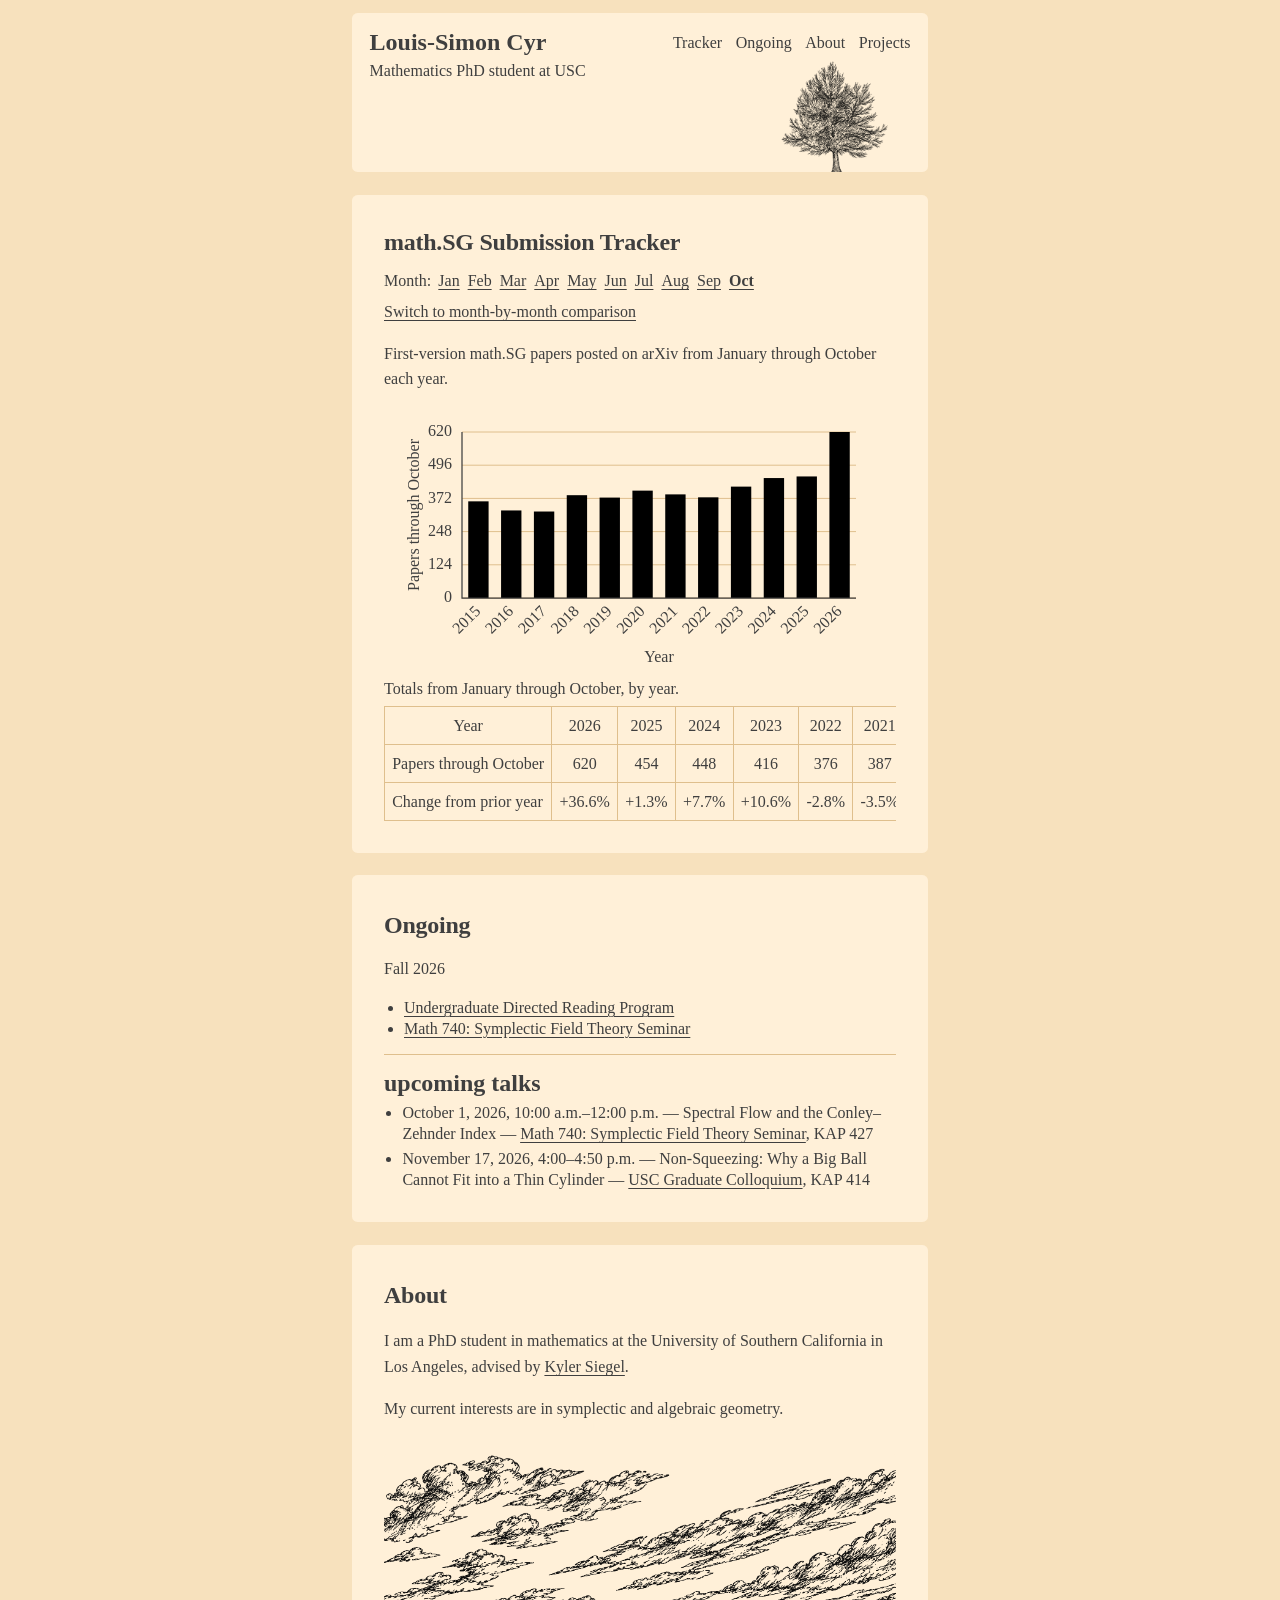
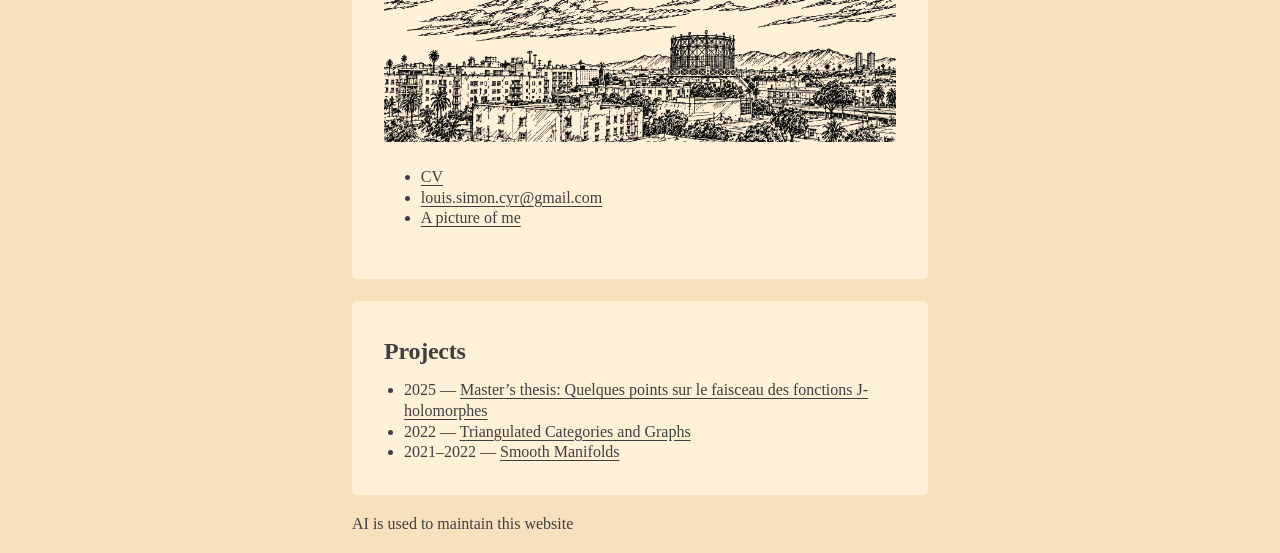
<file: index.html>
<!doctype html>
<html lang="en">
<head>
  <meta charset="UTF-8" />
  <meta name="viewport" content="width=device-width, initial-scale=1" />
  <meta name="description" content="Louis-Simon Cyr, PhD student in mathematics at USC, and a symplectic arXiv tracker." />
  <meta name="theme-color" content="#f7e1bd" />
  <title>Louis-Simon Cyr</title>
  <link rel="icon" type="image/png" href="assets/quebec-flag-icon-spear.png" />
  <link rel="stylesheet" href="styles.css?v=20261004-11" />
</head>
<body class="tracker-shell">
  <a class="skip-link" href="#content">Skip to content</a>

  <header class="site-header">
    <div class="site-identity">
      <a class="brand-name" href="#tracker">Louis-Simon Cyr</a>
      <p class="site-byline">Mathematics PhD student at USC</p>
    </div>
    <nav class="site-nav" aria-label="Main navigation">
      <a href="#tracker">Tracker</a>
      <a href="#ongoing">Ongoing</a>
      <a href="#about">About</a>
      <a href="#work">Projects</a>
    </nav>
    <img class="header-tree" src="assets/epinette-tree.png" alt="" aria-hidden="true" />
  </header>

  <main id="content" class="content">
    <section id="tracker" class="section tracker-section" aria-labelledby="tracker-title">
      <h1 id="tracker-title" class="tracker-title">math.SG Submission Tracker</h1>
      <div id="updated-month-picker" class="month-picker" role="group" aria-label="Choose month for the selected comparison">
        <span>Month:</span>
        <span id="month-options" class="month-options"></span>
      </div>
      <button id="tracker-mode-switch" class="tracker-mode-switch" type="button">Switch to month-by-month comparison</button>

      <section id="year-to-date-tracker" aria-label="Year-to-date paper comparison">
        <div class="section-head">
          <div>
            <p id="ai-month-context" class="small-meta" aria-live="polite">Loading paper totals…</p>
          </div>
          <div id="ai-tools" class="ai-tools" hidden>
            <fieldset id="ai-period-switch" class="ai-period-switch" data-selected="month" hidden>
              <legend class="sr-only">Show comparison by</legend>
              <span class="ai-period-punctuation" aria-hidden="true">[</span>
              <input id="ai-period-month" type="radio" name="ai-period" value="month" checked />
              <label for="ai-period-month">month</label>
              <span class="ai-period-punctuation" aria-hidden="true">/</span>
              <input id="ai-period-year" type="radio" name="ai-period" value="year" />
              <label for="ai-period-year">year</label>
              <span class="ai-period-punctuation" aria-hidden="true">]</span>
            </fieldset>
          </div>
        </div>

        <div class="card chart-card">
          <canvas id="ai-impact-chart" height="375" width="900" aria-label="Paper totals from January through the selected month by year."></canvas>
        </div>

        <div class="annual-summary">
          <div class="table-scroll">
            <table class="annual-table">
              <caption id="ai-caption">Loading paper totals…</caption>
              <thead>
                <tr id="ai-years">
                  <th scope="col">Year</th>
                </tr>
              </thead>
              <tbody>
                <tr id="ai-counts">
                  <th id="ai-count-label" scope="row">Papers</th>
                </tr>
                <tr id="ai-changes">
                  <th scope="row">Change from prior year</th>
                </tr>
              </tbody>
            </table>
          </div>
          <p id="ai-comparison-note" class="small-meta" hidden>Loading year-to-year changes…</p>
        </div>
      </section>

      <section id="monthly-tracker" class="monthly-tracker" aria-label="Monthly paper comparison" hidden>
        <p id="monthly-month-context" class="small-meta" aria-live="polite">Loading monthly paper totals…</p>
        <div class="card chart-card">
          <canvas id="monthly-impact-chart" height="300" width="900" aria-label="Paper totals in the selected month by year."></canvas>
        </div>
        <div class="annual-summary">
          <div class="table-scroll">
            <table class="annual-table">
              <caption id="monthly-caption">Loading monthly paper totals…</caption>
              <thead>
                <tr id="monthly-years">
                  <th scope="col">Year</th>
                </tr>
              </thead>
              <tbody>
                <tr id="monthly-counts">
                  <th scope="row">Papers</th>
                </tr>
                <tr id="monthly-changes">
                  <th scope="row">Change from prior year</th>
                </tr>
              </tbody>
            </table>
          </div>
          <p id="monthly-comparison-note" class="small-meta" hidden>Loading year-to-year changes…</p>
        </div>
      </section>

      <section id="ai-disclosure-summary" class="ai-disclosure-summary" aria-labelledby="ai-disclosure-summary-title" hidden>
        <h2 id="ai-disclosure-summary-title">AI disclosure</h2>
        <figure class="ai-disclosure-chart">
          <div id="ai-disclosure-summary-pie" class="ai-disclosure-pie" role="img" aria-label=""></div>
          <figcaption>
            <p id="ai-disclosure-summary-description"></p>
            <ul id="ai-disclosure-summary-legend" class="ai-disclosure-legend"></ul>
            <p class="ai-data-link"><a id="ai-disclosure-summary-link" href="ai-disclosure-data.html">View full paper-by-paper data</a></p>
          </figcaption>
        </figure>
      </section>

      <!-- Remove hidden to display the AI disclosure analysis again. -->
      <div id="ai-disclosure-analysis" hidden>
        <h2 class="ai-disclosure-title">Is the community disclosing its use of AI? - no.</h2>
        <p>Of the 78 August 2026 math.SG preprints, 12 disclose AI use, 1 explicitly states that no AI was used, and 65 include no AI disclosure. If the 65 papers with no disclosure are assumed not to be AI-assisted, then 66 August 2026 submissions were non-AI-assisted. This is 40.4% more than the largest(!!) August submission pool since 2015.</p>

        <figure class="ai-disclosure-chart">
          <div class="ai-disclosure-pie" role="img" aria-label="Pie chart: 12 papers disclose AI use, 1 explicitly states no AI use, and 65 include no AI disclosure."></div>
          <figcaption>
            <ul class="ai-disclosure-legend">
              <li><span class="ai-disclosure-swatch ai-use" aria-hidden="true"></span><span>AI use disclosed: 12 (15.4%)</span></li>
              <li><span class="ai-disclosure-swatch no-use" aria-hidden="true"></span><span>Explicit no-use statement: 1 (1.3%)</span></li>
              <li><span class="ai-disclosure-swatch no-disclosure" aria-hidden="true"></span><span>No AI disclosure found: 65 (83.3%)</span></li>
            </ul>
          </figcaption>
        </figure>

        <p class="ai-data-link"><a href="ai-disclosure-data.html#august-2026">View the full paper-by-paper data</a></p>
      </div>

    </section>

    <section id="ongoing" class="section">
      <div class="section-head">
        <div>
          <h2>Ongoing</h2>
        </div>
      </div>

      <p>Fall 2026</p>
      <ul class="project-list">
        <li><a href="https://sites.google.com/usc.edu/uscmathdrp/home" target="_blank" rel="noreferrer">Undergraduate Directed Reading Program</a></li>
        <li><a href="https://michael-huang2001.github.io/sft-seminar/" target="_blank" rel="noreferrer">Math 740: Symplectic Field Theory Seminar</a></li>
      </ul>
      <div class="upcoming-talks">
        <h3 id="upcoming-talks-heading">upcoming talks</h3>
        <ul id="upcoming-talks-list" class="upcoming-talks-list" aria-labelledby="upcoming-talks-heading" aria-live="polite">
          <li class="upcoming-talks-status">Nothing announced yet.</li>
        </ul>
      </div>
    </section>

    <section id="about" class="section">
      <div class="section-head">
        <div>
          <h2>About</h2>
        </div>
      </div>

      <div class="about-grid">
        <div class="about-copy">
          <p class="intro-copy">I am a PhD student in mathematics at the University of Southern California in Los Angeles, advised by <a href="https://kylersiegel.xyz/" target="_blank" rel="noreferrer">Kyler Siegel</a>.</p>
          <p>My current interests are in symplectic and algebraic geometry.</p>
        </div>
        <div class="about-side">
          <figure class="about-photo">
            <img src="assets/los-angeles-line-art-transparent.png" width="1671" height="939" loading="lazy" alt="Sunset over Los Angeles, with the city and distant mountains beneath a cloud-filled sky." />
          </figure>
          <aside class="info-card" aria-label="Contact information">
            <ul class="resource-list">
              <li><a href="assets/louis-simon-cyr-cv.pdf" target="_blank" rel="noreferrer">CV</a></li>
              <li><a href="mailto:louis.simon.cyr@gmail.com">louis.simon.cyr@gmail.com</a></li>
              <li><a href="https://drive.google.com/file/d/1OVSDLVvMEL2u3-b03LZloUlfeyTCmoZW/view?usp=sharing" target="_blank" rel="noreferrer">A picture of me</a></li>
            </ul>
          </aside>
        </div>
      </div>
    </section>

    <section id="work" class="section">
      <div class="section-head">
        <div>
          <h2>Projects</h2>
        </div>
      </div>

      <ul class="project-list">
        <li><span>2025 — </span><a href="assets/master-thesis.pdf" target="_blank" rel="noreferrer">Master’s thesis: Quelques points sur le faisceau des fonctions J-holomorphes</a></li>
        <li><span>2022 — </span><a href="https://drive.google.com/file/d/1NRxJ53MKYfJJoGFWRD9qn4ThiPgMTPxd/view?usp=sharing" target="_blank" rel="noreferrer">Triangulated Categories and Graphs</a></li>
        <li><span>2021–2022 — </span><a href="https://drive.google.com/file/d/16qjTidLqMPrWR1WKlIJxBsAmKHN3sGd5/view?usp=sharing" target="_blank" rel="noreferrer">Smooth Manifolds</a></li>
      </ul>
    </section>

  </main>

  <footer aria-label="Site information" style="display:flex;justify-content:space-between;align-items:flex-end;gap:1rem;width:calc(100% - 2rem);max-width:var(--page-width);margin:1rem auto 0;padding:0 0 1rem;font-size:var(--font-normal);">
    <p style="margin:0;text-align:right;">AI is used to maintain this website</p>
  </footer>

  <script src="app.js?v=20261004-8"></script>
  <script>
    const siteUpdated = document.getElementById("site-last-updated");
    const siteUpdatedDate = new Date(document.lastModified);
    if (siteUpdated && !Number.isNaN(siteUpdatedDate.getTime())) {
      siteUpdated.dateTime = siteUpdatedDate.toISOString().slice(0, 10);
      siteUpdated.textContent = `Last updated ${siteUpdatedDate.toLocaleDateString("en-US", {
        month: "long",
        day: "numeric",
        year: "numeric",
      })}`;
    }
  </script>
</body>
</html>
</file>
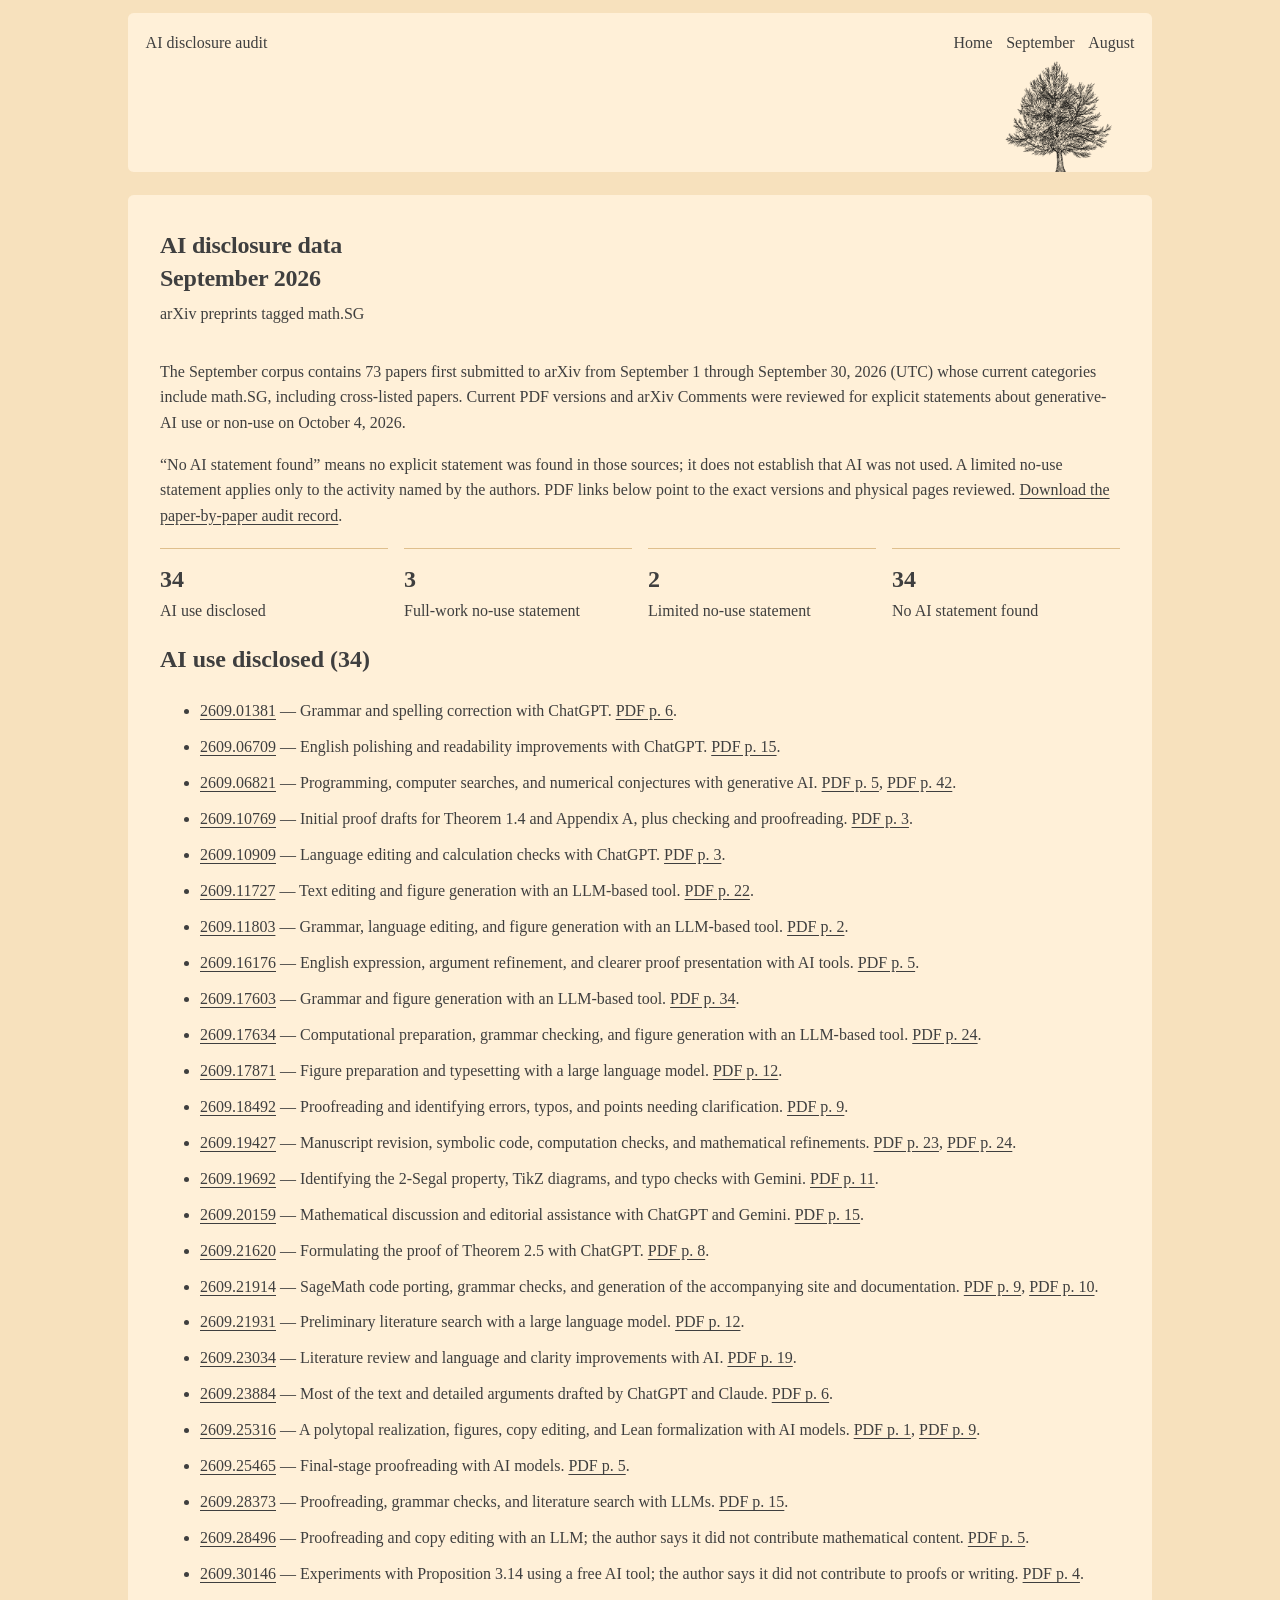
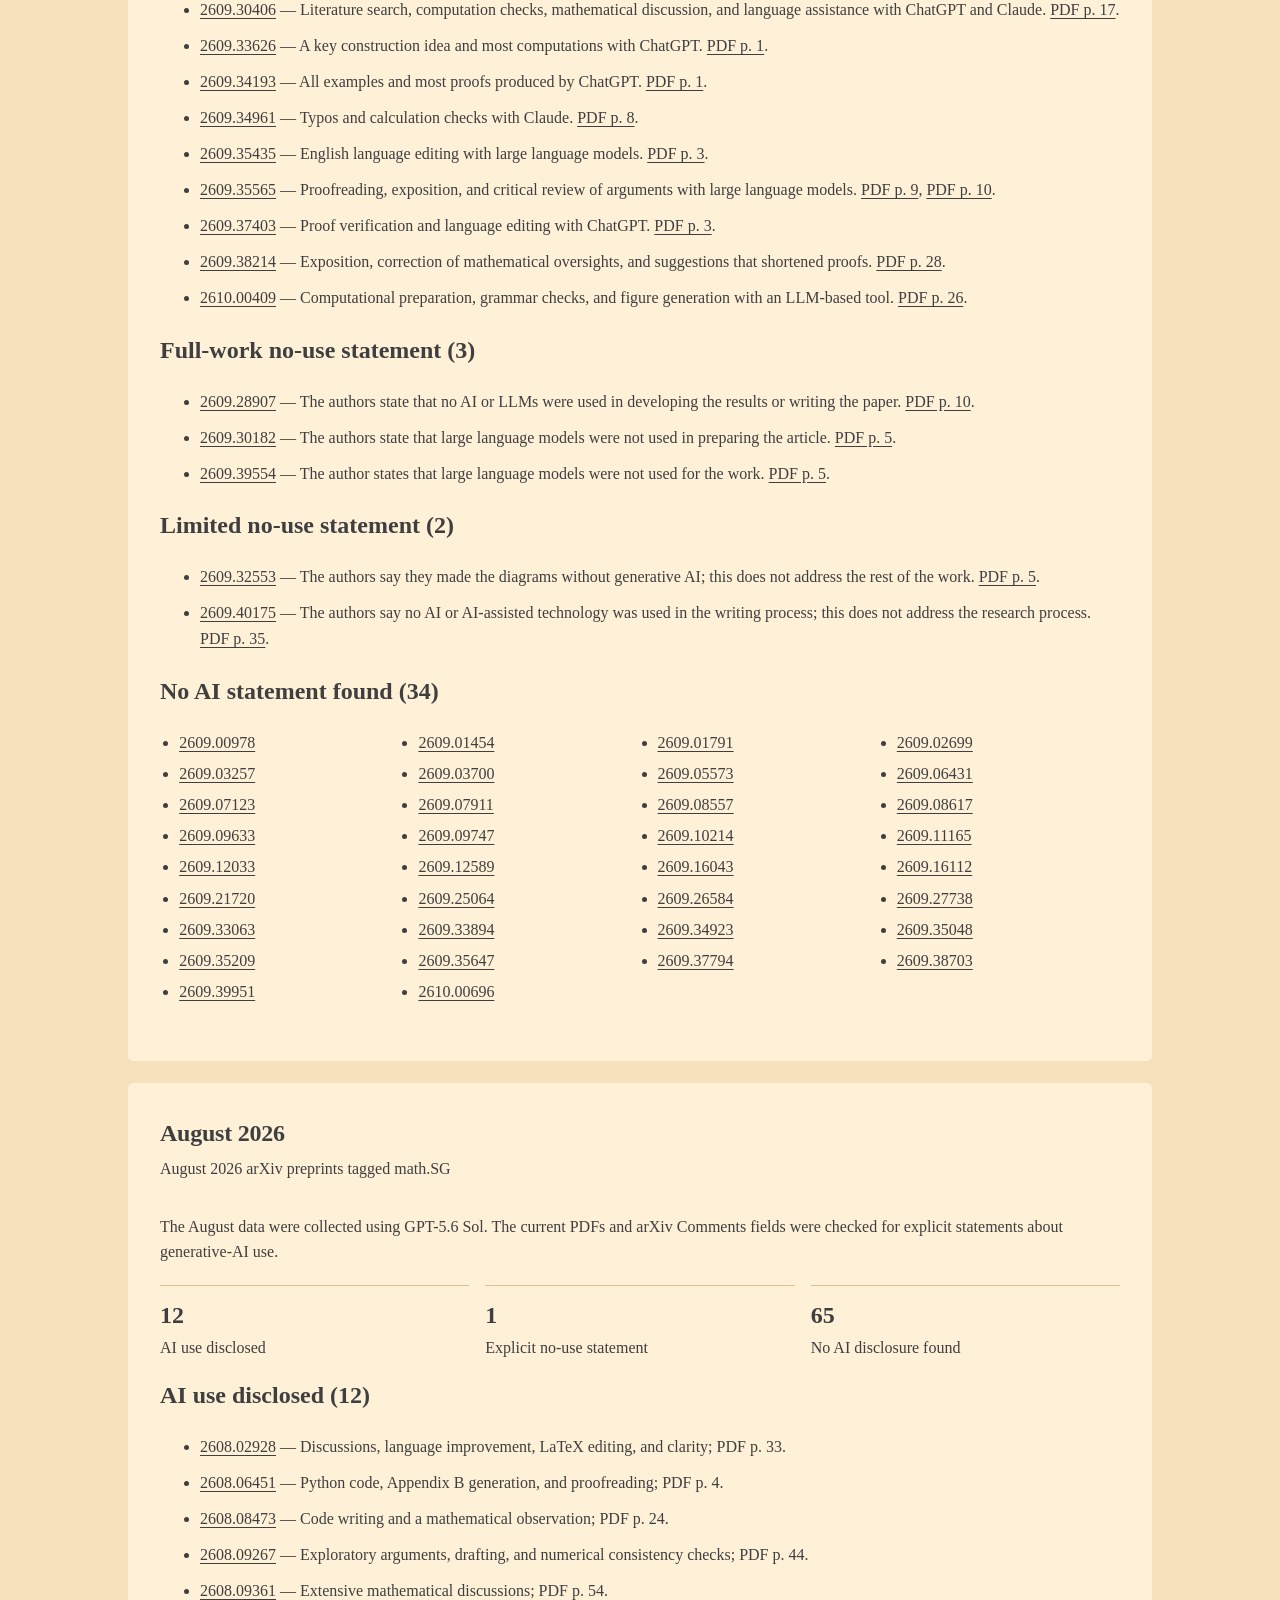
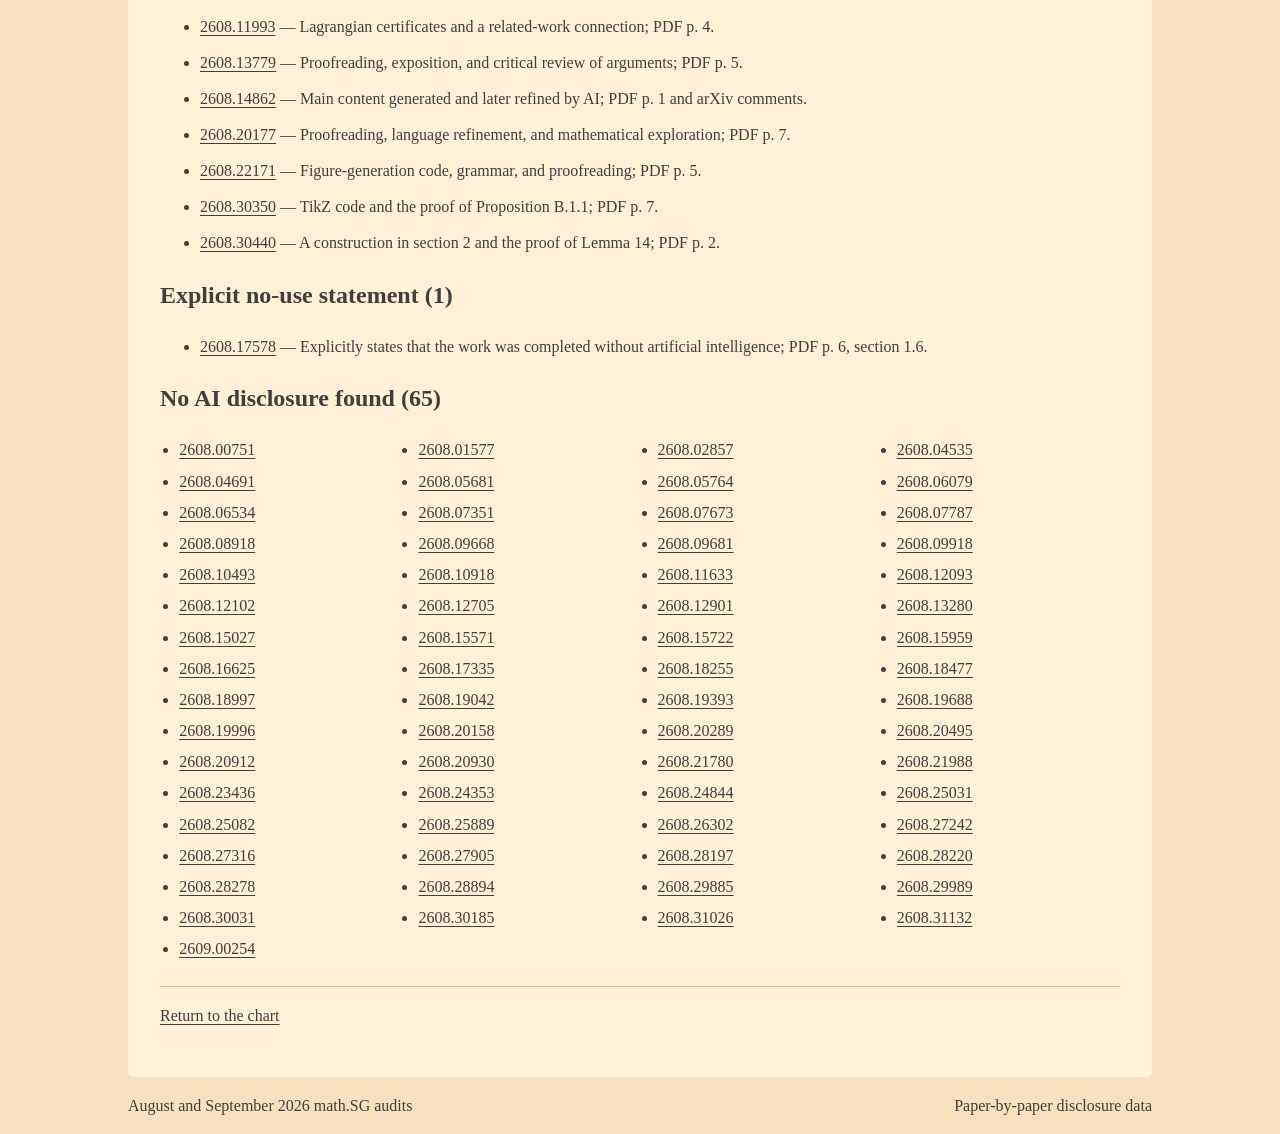
<file: ai-disclosure-data.html>
<!doctype html>
<html lang="en">
<head>
  <meta charset="UTF-8" />
  <meta name="viewport" content="width=device-width, initial-scale=1" />
  <meta name="description" content="Paper-by-paper AI disclosure audits for August and September 2026 arXiv preprints tagged math.SG." />
  <meta name="theme-color" content="#f7e1bd" />
  <title>AI disclosure data</title>
  <link rel="icon" type="image/png" href="assets/quebec-flag-icon-spear.png" />
  <link rel="stylesheet" href="styles.css?v=20261004-11" />
</head>
<body class="data-shell">
  <a class="skip-link" href="#content">Skip to content</a>

  <header class="site-header">
    <div class="site-identity">
      <p class="site-byline">AI disclosure audit</p>
    </div>
    <nav class="site-nav" aria-label="Main navigation">
      <a href="index.html">Home</a>
      <a href="#september-2026">September</a>
      <a href="#august-2026">August</a>
    </nav>
    <img class="header-tree" src="assets/epinette-tree.png" alt="" aria-hidden="true" />
  </header>

  <main id="content" class="content">
    <section id="september-2026" class="section" aria-labelledby="september-title">
      <div class="section-head">
        <div>
          <h1 id="data-title">AI disclosure data</h1>
          <h2 id="september-title">September 2026</h2>
          <p class="small-meta">arXiv preprints tagged math.SG</p>
        </div>
      </div>

      <p>The September corpus contains 73 papers first submitted to arXiv from September 1 through September 30, 2026 (UTC) whose current categories include math.SG, including cross-listed papers. Current PDF versions and arXiv Comments were reviewed for explicit statements about generative-AI use or non-use on October 4, 2026.</p>
      <p>“No AI statement found” means no explicit statement was found in those sources; it does not establish that AI was not used. A limited no-use statement applies only to the activity named by the authors. PDF links below point to the exact versions and physical pages reviewed. <a href="data/ai_disclosure_2026_09.json">Download the paper-by-paper audit record</a>.</p>

      <div class="ai-audit-counts ai-audit-counts--four" aria-label="September audit totals">
        <p><strong>34</strong>AI use disclosed</p>
        <p><strong>3</strong>Full-work no-use statement</p>
        <p><strong>2</strong>Limited no-use statement</p>
        <p><strong>34</strong>No AI statement found</p>
      </div>

      <h3>AI use disclosed (34)</h3>
      <ul class="ai-evidence-list">
        <li><a href="https://arxiv.org/abs/2609.01381" target="_blank" rel="noreferrer">2609.01381</a> — Grammar and spelling correction with ChatGPT. <a href="https://arxiv.org/pdf/2609.01381v1#page=6" target="_blank" rel="noreferrer">PDF p. 6</a>.</li>
        <li><a href="https://arxiv.org/abs/2609.06709" target="_blank" rel="noreferrer">2609.06709</a> — English polishing and readability improvements with ChatGPT. <a href="https://arxiv.org/pdf/2609.06709v1#page=15" target="_blank" rel="noreferrer">PDF p. 15</a>.</li>
        <li><a href="https://arxiv.org/abs/2609.06821" target="_blank" rel="noreferrer">2609.06821</a> — Programming, computer searches, and numerical conjectures with generative AI. <a href="https://arxiv.org/pdf/2609.06821v1#page=5" target="_blank" rel="noreferrer">PDF p. 5</a>, <a href="https://arxiv.org/pdf/2609.06821v1#page=42" target="_blank" rel="noreferrer">PDF p. 42</a>.</li>
        <li><a href="https://arxiv.org/abs/2609.10769" target="_blank" rel="noreferrer">2609.10769</a> — Initial proof drafts for Theorem 1.4 and Appendix A, plus checking and proofreading. <a href="https://arxiv.org/pdf/2609.10769v1#page=3" target="_blank" rel="noreferrer">PDF p. 3</a>.</li>
        <li><a href="https://arxiv.org/abs/2609.10909" target="_blank" rel="noreferrer">2609.10909</a> — Language editing and calculation checks with ChatGPT. <a href="https://arxiv.org/pdf/2609.10909v1#page=3" target="_blank" rel="noreferrer">PDF p. 3</a>.</li>
        <li><a href="https://arxiv.org/abs/2609.11727" target="_blank" rel="noreferrer">2609.11727</a> — Text editing and figure generation with an LLM-based tool. <a href="https://arxiv.org/pdf/2609.11727v1#page=22" target="_blank" rel="noreferrer">PDF p. 22</a>.</li>
        <li><a href="https://arxiv.org/abs/2609.11803" target="_blank" rel="noreferrer">2609.11803</a> — Grammar, language editing, and figure generation with an LLM-based tool. <a href="https://arxiv.org/pdf/2609.11803v1#page=2" target="_blank" rel="noreferrer">PDF p. 2</a>.</li>
        <li><a href="https://arxiv.org/abs/2609.16176" target="_blank" rel="noreferrer">2609.16176</a> — English expression, argument refinement, and clearer proof presentation with AI tools. <a href="https://arxiv.org/pdf/2609.16176v1#page=5" target="_blank" rel="noreferrer">PDF p. 5</a>.</li>
        <li><a href="https://arxiv.org/abs/2609.17603" target="_blank" rel="noreferrer">2609.17603</a> — Grammar and figure generation with an LLM-based tool. <a href="https://arxiv.org/pdf/2609.17603v1#page=34" target="_blank" rel="noreferrer">PDF p. 34</a>.</li>
        <li><a href="https://arxiv.org/abs/2609.17634" target="_blank" rel="noreferrer">2609.17634</a> — Computational preparation, grammar checking, and figure generation with an LLM-based tool. <a href="https://arxiv.org/pdf/2609.17634v1#page=24" target="_blank" rel="noreferrer">PDF p. 24</a>.</li>
        <li><a href="https://arxiv.org/abs/2609.17871" target="_blank" rel="noreferrer">2609.17871</a> — Figure preparation and typesetting with a large language model. <a href="https://arxiv.org/pdf/2609.17871v1#page=12" target="_blank" rel="noreferrer">PDF p. 12</a>.</li>
        <li><a href="https://arxiv.org/abs/2609.18492" target="_blank" rel="noreferrer">2609.18492</a> — Proofreading and identifying errors, typos, and points needing clarification. <a href="https://arxiv.org/pdf/2609.18492v1#page=9" target="_blank" rel="noreferrer">PDF p. 9</a>.</li>
        <li><a href="https://arxiv.org/abs/2609.19427" target="_blank" rel="noreferrer">2609.19427</a> — Manuscript revision, symbolic code, computation checks, and mathematical refinements. <a href="https://arxiv.org/pdf/2609.19427v1#page=23" target="_blank" rel="noreferrer">PDF p. 23</a>, <a href="https://arxiv.org/pdf/2609.19427v1#page=24" target="_blank" rel="noreferrer">PDF p. 24</a>.</li>
        <li><a href="https://arxiv.org/abs/2609.19692" target="_blank" rel="noreferrer">2609.19692</a> — Identifying the 2-Segal property, TikZ diagrams, and typo checks with Gemini. <a href="https://arxiv.org/pdf/2609.19692v1#page=11" target="_blank" rel="noreferrer">PDF p. 11</a>.</li>
        <li><a href="https://arxiv.org/abs/2609.20159" target="_blank" rel="noreferrer">2609.20159</a> — Mathematical discussion and editorial assistance with ChatGPT and Gemini. <a href="https://arxiv.org/pdf/2609.20159v1#page=15" target="_blank" rel="noreferrer">PDF p. 15</a>.</li>
        <li><a href="https://arxiv.org/abs/2609.21620" target="_blank" rel="noreferrer">2609.21620</a> — Formulating the proof of Theorem 2.5 with ChatGPT. <a href="https://arxiv.org/pdf/2609.21620v1#page=8" target="_blank" rel="noreferrer">PDF p. 8</a>.</li>
        <li><a href="https://arxiv.org/abs/2609.21914" target="_blank" rel="noreferrer">2609.21914</a> — SageMath code porting, grammar checks, and generation of the accompanying site and documentation. <a href="https://arxiv.org/pdf/2609.21914v1#page=9" target="_blank" rel="noreferrer">PDF p. 9</a>, <a href="https://arxiv.org/pdf/2609.21914v1#page=10" target="_blank" rel="noreferrer">PDF p. 10</a>.</li>
        <li><a href="https://arxiv.org/abs/2609.21931" target="_blank" rel="noreferrer">2609.21931</a> — Preliminary literature search with a large language model. <a href="https://arxiv.org/pdf/2609.21931v1#page=12" target="_blank" rel="noreferrer">PDF p. 12</a>.</li>
        <li><a href="https://arxiv.org/abs/2609.23034" target="_blank" rel="noreferrer">2609.23034</a> — Literature review and language and clarity improvements with AI. <a href="https://arxiv.org/pdf/2609.23034v1#page=19" target="_blank" rel="noreferrer">PDF p. 19</a>.</li>
        <li><a href="https://arxiv.org/abs/2609.23884" target="_blank" rel="noreferrer">2609.23884</a> — Most of the text and detailed arguments drafted by ChatGPT and Claude. <a href="https://arxiv.org/pdf/2609.23884v3#page=6" target="_blank" rel="noreferrer">PDF p. 6</a>.</li>
        <li><a href="https://arxiv.org/abs/2609.25316" target="_blank" rel="noreferrer">2609.25316</a> — A polytopal realization, figures, copy editing, and Lean formalization with AI models. <a href="https://arxiv.org/pdf/2609.25316v1#page=1" target="_blank" rel="noreferrer">PDF p. 1</a>, <a href="https://arxiv.org/pdf/2609.25316v1#page=9" target="_blank" rel="noreferrer">PDF p. 9</a>.</li>
        <li><a href="https://arxiv.org/abs/2609.25465" target="_blank" rel="noreferrer">2609.25465</a> — Final-stage proofreading with AI models. <a href="https://arxiv.org/pdf/2609.25465v1#page=5" target="_blank" rel="noreferrer">PDF p. 5</a>.</li>
        <li><a href="https://arxiv.org/abs/2609.28373" target="_blank" rel="noreferrer">2609.28373</a> — Proofreading, grammar checks, and literature search with LLMs. <a href="https://arxiv.org/pdf/2609.28373v1#page=15" target="_blank" rel="noreferrer">PDF p. 15</a>.</li>
        <li><a href="https://arxiv.org/abs/2609.28496" target="_blank" rel="noreferrer">2609.28496</a> — Proofreading and copy editing with an LLM; the author says it did not contribute mathematical content. <a href="https://arxiv.org/pdf/2609.28496v1#page=5" target="_blank" rel="noreferrer">PDF p. 5</a>.</li>
        <li><a href="https://arxiv.org/abs/2609.30146" target="_blank" rel="noreferrer">2609.30146</a> — Experiments with Proposition 3.14 using a free AI tool; the author says it did not contribute to proofs or writing. <a href="https://arxiv.org/pdf/2609.30146v1#page=4" target="_blank" rel="noreferrer">PDF p. 4</a>.</li>
        <li><a href="https://arxiv.org/abs/2609.30406" target="_blank" rel="noreferrer">2609.30406</a> — Literature search, computation checks, mathematical discussion, and language assistance with ChatGPT and Claude. <a href="https://arxiv.org/pdf/2609.30406v2#page=17" target="_blank" rel="noreferrer">PDF p. 17</a>.</li>
        <li><a href="https://arxiv.org/abs/2609.33626" target="_blank" rel="noreferrer">2609.33626</a> — A key construction idea and most computations with ChatGPT. <a href="https://arxiv.org/pdf/2609.33626v1#page=1" target="_blank" rel="noreferrer">PDF p. 1</a>.</li>
        <li><a href="https://arxiv.org/abs/2609.34193" target="_blank" rel="noreferrer">2609.34193</a> — All examples and most proofs produced by ChatGPT. <a href="https://arxiv.org/pdf/2609.34193v1#page=1" target="_blank" rel="noreferrer">PDF p. 1</a>.</li>
        <li><a href="https://arxiv.org/abs/2609.34961" target="_blank" rel="noreferrer">2609.34961</a> — Typos and calculation checks with Claude. <a href="https://arxiv.org/pdf/2609.34961v1#page=8" target="_blank" rel="noreferrer">PDF p. 8</a>.</li>
        <li><a href="https://arxiv.org/abs/2609.35435" target="_blank" rel="noreferrer">2609.35435</a> — English language editing with large language models. <a href="https://arxiv.org/pdf/2609.35435v1#page=3" target="_blank" rel="noreferrer">PDF p. 3</a>.</li>
        <li><a href="https://arxiv.org/abs/2609.35565" target="_blank" rel="noreferrer">2609.35565</a> — Proofreading, exposition, and critical review of arguments with large language models. <a href="https://arxiv.org/pdf/2609.35565v1#page=9" target="_blank" rel="noreferrer">PDF p. 9</a>, <a href="https://arxiv.org/pdf/2609.35565v1#page=10" target="_blank" rel="noreferrer">PDF p. 10</a>.</li>
        <li><a href="https://arxiv.org/abs/2609.37403" target="_blank" rel="noreferrer">2609.37403</a> — Proof verification and language editing with ChatGPT. <a href="https://arxiv.org/pdf/2609.37403v1#page=3" target="_blank" rel="noreferrer">PDF p. 3</a>.</li>
        <li><a href="https://arxiv.org/abs/2609.38214" target="_blank" rel="noreferrer">2609.38214</a> — Exposition, correction of mathematical oversights, and suggestions that shortened proofs. <a href="https://arxiv.org/pdf/2609.38214v1#page=28" target="_blank" rel="noreferrer">PDF p. 28</a>.</li>
        <li><a href="https://arxiv.org/abs/2610.00409" target="_blank" rel="noreferrer">2610.00409</a> — Computational preparation, grammar checks, and figure generation with an LLM-based tool. <a href="https://arxiv.org/pdf/2610.00409v1#page=26" target="_blank" rel="noreferrer">PDF p. 26</a>.</li>
      </ul>

      <h3>Full-work no-use statement (3)</h3>
      <ul class="ai-evidence-list">
        <li><a href="https://arxiv.org/abs/2609.28907" target="_blank" rel="noreferrer">2609.28907</a> — The authors state that no AI or LLMs were used in developing the results or writing the paper. <a href="https://arxiv.org/pdf/2609.28907v1#page=10" target="_blank" rel="noreferrer">PDF p. 10</a>.</li>
        <li><a href="https://arxiv.org/abs/2609.30182" target="_blank" rel="noreferrer">2609.30182</a> — The authors state that large language models were not used in preparing the article. <a href="https://arxiv.org/pdf/2609.30182v1#page=5" target="_blank" rel="noreferrer">PDF p. 5</a>.</li>
        <li><a href="https://arxiv.org/abs/2609.39554" target="_blank" rel="noreferrer">2609.39554</a> — The author states that large language models were not used for the work. <a href="https://arxiv.org/pdf/2609.39554v1#page=5" target="_blank" rel="noreferrer">PDF p. 5</a>.</li>
      </ul>

      <h3>Limited no-use statement (2)</h3>
      <ul class="ai-evidence-list">
        <li><a href="https://arxiv.org/abs/2609.32553" target="_blank" rel="noreferrer">2609.32553</a> — The authors say they made the diagrams without generative AI; this does not address the rest of the work. <a href="https://arxiv.org/pdf/2609.32553v1#page=5" target="_blank" rel="noreferrer">PDF p. 5</a>.</li>
        <li><a href="https://arxiv.org/abs/2609.40175" target="_blank" rel="noreferrer">2609.40175</a> — The authors say no AI or AI-assisted technology was used in the writing process; this does not address the research process. <a href="https://arxiv.org/pdf/2609.40175v1#page=35" target="_blank" rel="noreferrer">PDF p. 35</a>.</li>
      </ul>

      <h3>No AI statement found (34)</h3>
      <ul class="ai-id-grid">
        <li><a href="https://arxiv.org/abs/2609.00978" target="_blank" rel="noreferrer">2609.00978</a></li>
        <li><a href="https://arxiv.org/abs/2609.01454" target="_blank" rel="noreferrer">2609.01454</a></li>
        <li><a href="https://arxiv.org/abs/2609.01791" target="_blank" rel="noreferrer">2609.01791</a></li>
        <li><a href="https://arxiv.org/abs/2609.02699" target="_blank" rel="noreferrer">2609.02699</a></li>
        <li><a href="https://arxiv.org/abs/2609.03257" target="_blank" rel="noreferrer">2609.03257</a></li>
        <li><a href="https://arxiv.org/abs/2609.03700" target="_blank" rel="noreferrer">2609.03700</a></li>
        <li><a href="https://arxiv.org/abs/2609.05573" target="_blank" rel="noreferrer">2609.05573</a></li>
        <li><a href="https://arxiv.org/abs/2609.06431" target="_blank" rel="noreferrer">2609.06431</a></li>
        <li><a href="https://arxiv.org/abs/2609.07123" target="_blank" rel="noreferrer">2609.07123</a></li>
        <li><a href="https://arxiv.org/abs/2609.07911" target="_blank" rel="noreferrer">2609.07911</a></li>
        <li><a href="https://arxiv.org/abs/2609.08557" target="_blank" rel="noreferrer">2609.08557</a></li>
        <li><a href="https://arxiv.org/abs/2609.08617" target="_blank" rel="noreferrer">2609.08617</a></li>
        <li><a href="https://arxiv.org/abs/2609.09633" target="_blank" rel="noreferrer">2609.09633</a></li>
        <li><a href="https://arxiv.org/abs/2609.09747" target="_blank" rel="noreferrer">2609.09747</a></li>
        <li><a href="https://arxiv.org/abs/2609.10214" target="_blank" rel="noreferrer">2609.10214</a></li>
        <li><a href="https://arxiv.org/abs/2609.11165" target="_blank" rel="noreferrer">2609.11165</a></li>
        <li><a href="https://arxiv.org/abs/2609.12033" target="_blank" rel="noreferrer">2609.12033</a></li>
        <li><a href="https://arxiv.org/abs/2609.12589" target="_blank" rel="noreferrer">2609.12589</a></li>
        <li><a href="https://arxiv.org/abs/2609.16043" target="_blank" rel="noreferrer">2609.16043</a></li>
        <li><a href="https://arxiv.org/abs/2609.16112" target="_blank" rel="noreferrer">2609.16112</a></li>
        <li><a href="https://arxiv.org/abs/2609.21720" target="_blank" rel="noreferrer">2609.21720</a></li>
        <li><a href="https://arxiv.org/abs/2609.25064" target="_blank" rel="noreferrer">2609.25064</a></li>
        <li><a href="https://arxiv.org/abs/2609.26584" target="_blank" rel="noreferrer">2609.26584</a></li>
        <li><a href="https://arxiv.org/abs/2609.27738" target="_blank" rel="noreferrer">2609.27738</a></li>
        <li><a href="https://arxiv.org/abs/2609.33063" target="_blank" rel="noreferrer">2609.33063</a></li>
        <li><a href="https://arxiv.org/abs/2609.33894" target="_blank" rel="noreferrer">2609.33894</a></li>
        <li><a href="https://arxiv.org/abs/2609.34923" target="_blank" rel="noreferrer">2609.34923</a></li>
        <li><a href="https://arxiv.org/abs/2609.35048" target="_blank" rel="noreferrer">2609.35048</a></li>
        <li><a href="https://arxiv.org/abs/2609.35209" target="_blank" rel="noreferrer">2609.35209</a></li>
        <li><a href="https://arxiv.org/abs/2609.35647" target="_blank" rel="noreferrer">2609.35647</a></li>
        <li><a href="https://arxiv.org/abs/2609.37794" target="_blank" rel="noreferrer">2609.37794</a></li>
        <li><a href="https://arxiv.org/abs/2609.38703" target="_blank" rel="noreferrer">2609.38703</a></li>
        <li><a href="https://arxiv.org/abs/2609.39951" target="_blank" rel="noreferrer">2609.39951</a></li>
        <li><a href="https://arxiv.org/abs/2610.00696" target="_blank" rel="noreferrer">2610.00696</a></li>
      </ul>
    </section>

    <section id="august-2026" class="section" aria-labelledby="august-title">
      <div class="section-head">
        <div>
          <h2 id="august-title">August 2026</h2>
          <p class="small-meta">August 2026 arXiv preprints tagged math.SG</p>
        </div>
      </div>

      <p>The August data were collected using GPT-5.6 Sol. The current PDFs and arXiv Comments fields were checked for explicit statements about generative-AI use.</p>

      <div class="ai-audit-counts" aria-label="Audit totals">
        <p><strong>12</strong>AI use disclosed</p>
        <p><strong>1</strong>Explicit no-use statement</p>
        <p><strong>65</strong>No AI disclosure found</p>
      </div>

      <h3>AI use disclosed (12)</h3>
      <ul class="ai-evidence-list">
        <li><a href="https://arxiv.org/abs/2608.02928" target="_blank" rel="noreferrer">2608.02928</a> — Discussions, language improvement, LaTeX editing, and clarity; PDF p. 33.</li>
        <li><a href="https://arxiv.org/abs/2608.06451" target="_blank" rel="noreferrer">2608.06451</a> — Python code, Appendix B generation, and proofreading; PDF p. 4.</li>
        <li><a href="https://arxiv.org/abs/2608.08473" target="_blank" rel="noreferrer">2608.08473</a> — Code writing and a mathematical observation; PDF p. 24.</li>
        <li><a href="https://arxiv.org/abs/2608.09267" target="_blank" rel="noreferrer">2608.09267</a> — Exploratory arguments, drafting, and numerical consistency checks; PDF p. 44.</li>
        <li><a href="https://arxiv.org/abs/2608.09361" target="_blank" rel="noreferrer">2608.09361</a> — Extensive mathematical discussions; PDF p. 54.</li>
        <li><a href="https://arxiv.org/abs/2608.11993" target="_blank" rel="noreferrer">2608.11993</a> — Lagrangian certificates and a related-work connection; PDF p. 4.</li>
        <li><a href="https://arxiv.org/abs/2608.13779" target="_blank" rel="noreferrer">2608.13779</a> — Proofreading, exposition, and critical review of arguments; PDF p. 5.</li>
        <li><a href="https://arxiv.org/abs/2608.14862" target="_blank" rel="noreferrer">2608.14862</a> — Main content generated and later refined by AI; PDF p. 1 and arXiv comments.</li>
        <li><a href="https://arxiv.org/abs/2608.20177" target="_blank" rel="noreferrer">2608.20177</a> — Proofreading, language refinement, and mathematical exploration; PDF p. 7.</li>
        <li><a href="https://arxiv.org/abs/2608.22171" target="_blank" rel="noreferrer">2608.22171</a> — Figure-generation code, grammar, and proofreading; PDF p. 5.</li>
        <li><a href="https://arxiv.org/abs/2608.30350" target="_blank" rel="noreferrer">2608.30350</a> — TikZ code and the proof of Proposition B.1.1; PDF p. 7.</li>
        <li><a href="https://arxiv.org/abs/2608.30440" target="_blank" rel="noreferrer">2608.30440</a> — A construction in section 2 and the proof of Lemma 14; PDF p. 2.</li>
      </ul>

      <h3>Explicit no-use statement (1)</h3>
      <ul class="ai-evidence-list">
        <li><a href="https://arxiv.org/abs/2608.17578" target="_blank" rel="noreferrer">2608.17578</a> — Explicitly states that the work was completed without artificial intelligence; PDF p. 6, section 1.6.</li>
      </ul>

      <h3>No AI disclosure found (65)</h3>
      <ul class="ai-id-grid">
        <li><a href="https://arxiv.org/abs/2608.00751" target="_blank" rel="noreferrer">2608.00751</a></li>
        <li><a href="https://arxiv.org/abs/2608.01577" target="_blank" rel="noreferrer">2608.01577</a></li>
        <li><a href="https://arxiv.org/abs/2608.02857" target="_blank" rel="noreferrer">2608.02857</a></li>
        <li><a href="https://arxiv.org/abs/2608.04535" target="_blank" rel="noreferrer">2608.04535</a></li>
        <li><a href="https://arxiv.org/abs/2608.04691" target="_blank" rel="noreferrer">2608.04691</a></li>
        <li><a href="https://arxiv.org/abs/2608.05681" target="_blank" rel="noreferrer">2608.05681</a></li>
        <li><a href="https://arxiv.org/abs/2608.05764" target="_blank" rel="noreferrer">2608.05764</a></li>
        <li><a href="https://arxiv.org/abs/2608.06079" target="_blank" rel="noreferrer">2608.06079</a></li>
        <li><a href="https://arxiv.org/abs/2608.06534" target="_blank" rel="noreferrer">2608.06534</a></li>
        <li><a href="https://arxiv.org/abs/2608.07351" target="_blank" rel="noreferrer">2608.07351</a></li>
        <li><a href="https://arxiv.org/abs/2608.07673" target="_blank" rel="noreferrer">2608.07673</a></li>
        <li><a href="https://arxiv.org/abs/2608.07787" target="_blank" rel="noreferrer">2608.07787</a></li>
        <li><a href="https://arxiv.org/abs/2608.08918" target="_blank" rel="noreferrer">2608.08918</a></li>
        <li><a href="https://arxiv.org/abs/2608.09668" target="_blank" rel="noreferrer">2608.09668</a></li>
        <li><a href="https://arxiv.org/abs/2608.09681" target="_blank" rel="noreferrer">2608.09681</a></li>
        <li><a href="https://arxiv.org/abs/2608.09918" target="_blank" rel="noreferrer">2608.09918</a></li>
        <li><a href="https://arxiv.org/abs/2608.10493" target="_blank" rel="noreferrer">2608.10493</a></li>
        <li><a href="https://arxiv.org/abs/2608.10918" target="_blank" rel="noreferrer">2608.10918</a></li>
        <li><a href="https://arxiv.org/abs/2608.11633" target="_blank" rel="noreferrer">2608.11633</a></li>
        <li><a href="https://arxiv.org/abs/2608.12093" target="_blank" rel="noreferrer">2608.12093</a></li>
        <li><a href="https://arxiv.org/abs/2608.12102" target="_blank" rel="noreferrer">2608.12102</a></li>
        <li><a href="https://arxiv.org/abs/2608.12705" target="_blank" rel="noreferrer">2608.12705</a></li>
        <li><a href="https://arxiv.org/abs/2608.12901" target="_blank" rel="noreferrer">2608.12901</a></li>
        <li><a href="https://arxiv.org/abs/2608.13280" target="_blank" rel="noreferrer">2608.13280</a></li>
        <li><a href="https://arxiv.org/abs/2608.15027" target="_blank" rel="noreferrer">2608.15027</a></li>
        <li><a href="https://arxiv.org/abs/2608.15571" target="_blank" rel="noreferrer">2608.15571</a></li>
        <li><a href="https://arxiv.org/abs/2608.15722" target="_blank" rel="noreferrer">2608.15722</a></li>
        <li><a href="https://arxiv.org/abs/2608.15959" target="_blank" rel="noreferrer">2608.15959</a></li>
        <li><a href="https://arxiv.org/abs/2608.16625" target="_blank" rel="noreferrer">2608.16625</a></li>
        <li><a href="https://arxiv.org/abs/2608.17335" target="_blank" rel="noreferrer">2608.17335</a></li>
        <li><a href="https://arxiv.org/abs/2608.18255" target="_blank" rel="noreferrer">2608.18255</a></li>
        <li><a href="https://arxiv.org/abs/2608.18477" target="_blank" rel="noreferrer">2608.18477</a></li>
        <li><a href="https://arxiv.org/abs/2608.18997" target="_blank" rel="noreferrer">2608.18997</a></li>
        <li><a href="https://arxiv.org/abs/2608.19042" target="_blank" rel="noreferrer">2608.19042</a></li>
        <li><a href="https://arxiv.org/abs/2608.19393" target="_blank" rel="noreferrer">2608.19393</a></li>
        <li><a href="https://arxiv.org/abs/2608.19688" target="_blank" rel="noreferrer">2608.19688</a></li>
        <li><a href="https://arxiv.org/abs/2608.19996" target="_blank" rel="noreferrer">2608.19996</a></li>
        <li><a href="https://arxiv.org/abs/2608.20158" target="_blank" rel="noreferrer">2608.20158</a></li>
        <li><a href="https://arxiv.org/abs/2608.20289" target="_blank" rel="noreferrer">2608.20289</a></li>
        <li><a href="https://arxiv.org/abs/2608.20495" target="_blank" rel="noreferrer">2608.20495</a></li>
        <li><a href="https://arxiv.org/abs/2608.20912" target="_blank" rel="noreferrer">2608.20912</a></li>
        <li><a href="https://arxiv.org/abs/2608.20930" target="_blank" rel="noreferrer">2608.20930</a></li>
        <li><a href="https://arxiv.org/abs/2608.21780" target="_blank" rel="noreferrer">2608.21780</a></li>
        <li><a href="https://arxiv.org/abs/2608.21988" target="_blank" rel="noreferrer">2608.21988</a></li>
        <li><a href="https://arxiv.org/abs/2608.23436" target="_blank" rel="noreferrer">2608.23436</a></li>
        <li><a href="https://arxiv.org/abs/2608.24353" target="_blank" rel="noreferrer">2608.24353</a></li>
        <li><a href="https://arxiv.org/abs/2608.24844" target="_blank" rel="noreferrer">2608.24844</a></li>
        <li><a href="https://arxiv.org/abs/2608.25031" target="_blank" rel="noreferrer">2608.25031</a></li>
        <li><a href="https://arxiv.org/abs/2608.25082" target="_blank" rel="noreferrer">2608.25082</a></li>
        <li><a href="https://arxiv.org/abs/2608.25889" target="_blank" rel="noreferrer">2608.25889</a></li>
        <li><a href="https://arxiv.org/abs/2608.26302" target="_blank" rel="noreferrer">2608.26302</a></li>
        <li><a href="https://arxiv.org/abs/2608.27242" target="_blank" rel="noreferrer">2608.27242</a></li>
        <li><a href="https://arxiv.org/abs/2608.27316" target="_blank" rel="noreferrer">2608.27316</a></li>
        <li><a href="https://arxiv.org/abs/2608.27905" target="_blank" rel="noreferrer">2608.27905</a></li>
        <li><a href="https://arxiv.org/abs/2608.28197" target="_blank" rel="noreferrer">2608.28197</a></li>
        <li><a href="https://arxiv.org/abs/2608.28220" target="_blank" rel="noreferrer">2608.28220</a></li>
        <li><a href="https://arxiv.org/abs/2608.28278" target="_blank" rel="noreferrer">2608.28278</a></li>
        <li><a href="https://arxiv.org/abs/2608.28894" target="_blank" rel="noreferrer">2608.28894</a></li>
        <li><a href="https://arxiv.org/abs/2608.29885" target="_blank" rel="noreferrer">2608.29885</a></li>
        <li><a href="https://arxiv.org/abs/2608.29989" target="_blank" rel="noreferrer">2608.29989</a></li>
        <li><a href="https://arxiv.org/abs/2608.30031" target="_blank" rel="noreferrer">2608.30031</a></li>
        <li><a href="https://arxiv.org/abs/2608.30185" target="_blank" rel="noreferrer">2608.30185</a></li>
        <li><a href="https://arxiv.org/abs/2608.31026" target="_blank" rel="noreferrer">2608.31026</a></li>
        <li><a href="https://arxiv.org/abs/2608.31132" target="_blank" rel="noreferrer">2608.31132</a></li>
        <li><a href="https://arxiv.org/abs/2609.00254" target="_blank" rel="noreferrer">2609.00254</a></li>
      </ul>

      <p class="ai-method-note"><a href="index.html">Return to the chart</a></p>
    </section>
  </main>

  <footer aria-label="Site information" style="display:flex;justify-content:space-between;align-items:flex-end;gap:1rem;width:calc(100% - 2rem);max-width:var(--page-width);margin:1rem auto 0;padding:0 0 1rem;font-size:var(--font-normal);">
    <p style="margin:0;">August and September 2026 math.SG audits</p>
    <p style="margin:0;text-align:right;">Paper-by-paper disclosure data</p>
  </footer>
</body>
</html>
</file>
<file: styles.css>
:root {
  --bg: #f7e1bd;
  --surface: #fff0d8;
  --surface-deep: #f9dcae;
  --text: #3f3f3f;
  --muted: var(--text);
  --line: #dfbf8d;
  --accent: var(--text);
  --accent-hover: var(--text);
  --accent-soft: #efbd72;
  --focus: #b85316;
  --trend: #a94c28;
  --average: #ca7526;
  --shadow: none;
  --radius: 0.35rem;
  --page-width: 36rem;
  --font-normal: 1rem;
  --font-big: 1.5rem;
  font-size: 16px;
}

* {
  box-sizing: border-box;
}

body {
  margin: 0;
  min-height: 100vh;
  background: var(--bg);
  color: var(--text);
  font-size: var(--font-normal);
  line-height: 1.6;
}

code {
  font-size: var(--font-normal);
}

a {
  color: var(--text);
  text-underline-offset: 3px;
}

.about-copy .intro-copy a {
  color: var(--text);
  text-decoration: underline;
}

a:hover {
  color: var(--text);
  text-decoration-thickness: 2px;
}

a[href]:hover,
button:hover,
label[for]:hover {
  font-weight: 700;
}

a:focus-visible,
.btn:focus-visible {
  outline: 3px solid color-mix(in srgb, var(--accent) 38%, transparent);
  outline-offset: 3px;
}

.skip-link {
  position: absolute;
  left: -999px;
  top: 10px;
  background: var(--surface-deep);
  color: var(--text);
  padding: 0.5rem 0.8rem;
  border-radius: 0.4rem;
}

.skip-link:focus {
  left: 10px;
  z-index: 10;
}

.site-header {
  position: relative;
  display: grid;
  grid-template-columns: minmax(0, 1fr) auto;
  grid-template-areas:
    "identity nav"
    "identity tree";
  gap: 0.35rem 1.5rem;
  align-items: start;
  padding: 1rem 1.1rem;
  margin: 0.8rem auto;
  width: calc(100% - 2rem);
  max-width: var(--page-width);
  background: var(--surface);
  border-radius: var(--radius);
  box-shadow: var(--shadow);
  backdrop-filter: none;
  overflow: hidden;
}

.site-identity {
  grid-area: identity;
  min-width: 0;
}

.brand-name {
  display: inline-block;
  margin: 0;
  color: var(--text);
  text-decoration: none;
  font-size: var(--font-big);
  font-weight: 700;
  line-height: 1.1;
}

.site-byline {
  margin: 0.24rem 0 0;
  color: var(--text);
  font-size: var(--font-normal);
  line-height: 1.25;
}

.site-nav {
  grid-area: nav;
  display: flex;
  flex-wrap: wrap;
  justify-content: flex-end;
  gap: 0.85rem;
  padding-top: 0.08rem;
}

.header-tree {
  grid-area: tree;
  display: block;
  width: clamp(7.5rem, 16vw, 10rem);
  max-height: 7.2rem;
  margin: -0.1rem -0.25rem -1.15rem 0;
  justify-self: end;
  align-self: end;
  object-fit: contain;
  opacity: 0.92;
  pointer-events: none;
  user-select: none;
}

.site-nav a {
  font-size: var(--font-normal);
  text-decoration: none;
  color: var(--text);
  font-weight: 400;
}

.site-nav a:hover {
  color: var(--text);
  text-decoration: underline;
  text-decoration-thickness: 1px;
  text-underline-offset: 0.2em;
}

.header-right {
  display: flex;
  align-items: center;
  gap: 0.8rem;
}

.btn,
button.btn {
  cursor: pointer;
  border: 1px solid var(--line);
  border-radius: 0.2rem;
  padding: 0.55rem 0.85rem;
  display: inline-block;
  font-size: var(--font-normal);
  text-decoration: none;
  color: var(--text);
  background: var(--surface);
}

button.btn-ghost {
  background: transparent;
}

.btn:hover,
button.btn:hover {
  border-color: var(--focus);
  box-shadow: none;
}

.btn-outline {
  border-style: dashed;
}

.content {
  width: calc(100% - 2rem);
  max-width: var(--page-width);
  margin: 0 auto;
}

.section {
  margin-top: 1.4rem;
  padding: clamp(1.35rem, 3vw, 2rem);
  background: var(--surface);
  border-radius: var(--radius);
  box-shadow: var(--shadow);
}

.section-head {
  display: flex;
  justify-content: space-between;
  align-items: baseline;
  gap: 1rem;
  flex-wrap: wrap;
}

.sr-only {
  position: absolute;
  width: 1px;
  height: 1px;
  padding: 0;
  margin: -1px;
  overflow: hidden;
  clip: rect(0, 0, 0, 0);
  white-space: nowrap;
  border: 0;
}

.ai-tools {
  display: flex;
  flex-direction: column;
  align-items: flex-end;
  gap: 0.45rem;
}

.ai-tools[hidden] {
  display: none;
}

.ai-tools .small-meta {
  margin: 0;
  text-align: right;
}

.ai-period-switch {
  display: inline-flex;
  align-items: baseline;
  min-inline-size: 0;
  margin: 0;
  padding: 0;
  border: 0;
}

.ai-period-switch[hidden],
.month-picker[hidden] {
  display: none;
}

.month-picker,
.month-options {
  display: flex;
  flex-wrap: wrap;
  align-items: baseline;
}

.month-picker {
  gap: 0 0.45rem;
  margin-bottom: 0.35rem;
}

.month-options {
  gap: 0 0.5rem;
}

.month-option {
  padding: 0;
  border: 0;
  background: none;
  color: var(--text);
  cursor: pointer;
  font: inherit;
  text-decoration: underline;
  text-underline-offset: 3px;
}

.month-option[aria-pressed="true"],
.month-option:hover {
  font-weight: 700;
}

.month-option:focus-visible {
  outline: 3px solid color-mix(in srgb, var(--focus) 45%, transparent);
  outline-offset: 2px;
}

.tracker-mode-switch {
  display: block;
  margin: 0 0 0.8rem;
  padding: 0;
  border: 0;
  background: none;
  color: var(--text);
  cursor: pointer;
  font: inherit;
  text-align: left;
  text-decoration: underline;
  text-underline-offset: 3px;
}

.tracker-mode-switch[hidden],
#year-to-date-tracker[hidden] {
  display: none;
}

.tracker-mode-switch:focus-visible {
  outline: 3px solid color-mix(in srgb, var(--focus) 45%, transparent);
  outline-offset: 2px;
}

.ai-period-switch input {
  position: absolute;
  inline-size: 1px;
  block-size: 1px;
  overflow: hidden;
  clip: rect(0, 0, 0, 0);
}

.ai-period-switch label {
  padding: 0;
  color: var(--text);
  cursor: pointer;
  font-size: var(--font-normal);
  font-weight: 400;
  text-decoration: none;
}

.ai-period-switch input:checked + label {
  padding-inline: 0.12em;
  background: var(--line);
  color: var(--text);
  text-decoration: none;
}

.ai-period-punctuation {
  color: var(--text);
}

.ai-period-switch input:focus-visible + label {
  outline: 3px solid color-mix(in srgb, var(--focus) 45%, transparent);
  outline-offset: 2px;
}

h1,
h2,
h3 {
  font-size: var(--font-big);
  font-weight: 700;
  line-height: 1.25;
}

h1,
h2 {
  margin: 0.2rem 0 0;
  letter-spacing: -0.01em;
}

h3 {
  margin-top: 0;
}

.tracker-title {
  margin: 0 0 0.7rem;
}

.kicker {
  margin: 0;
  text-transform: none;
  letter-spacing: 0;
  font-size: var(--font-big);
  color: var(--text);
  font-weight: 700;
}

.card {
  border-radius: var(--radius);
  background: transparent;
  padding: 1rem;
}

#year-to-date-tracker > .chart-card,
.monthly-tracker > .chart-card {
  margin-top: 0.5rem;
  padding: 0.5rem 1rem 0;
}

.annual-summary {
  margin-top: 0.5rem;
  padding-top: 0;
}

.annual-summary .table-scroll {
  margin-top: 0;
}

.monthly-tracker {
  display: flow-root;
}

.monthly-tracker[hidden] {
  display: none;
}

#ai-month-context {
  margin: 0.2rem 0 0;
}

.monthly-tracker > .small-meta {
  margin: 0.2rem 0 0;
}

.annual-summary h2 {
  font-size: var(--font-big);
  letter-spacing: 0;
}

.ai-disclosure-title {
  margin-top: 1.5rem;
}

.ai-disclosure-summary {
  margin-top: 1.3rem;
  padding-top: 1.1rem;
  border-top: 1px solid var(--line);
}

.ai-disclosure-summary[hidden] {
  display: none;
}

.ai-disclosure-summary h2 {
  margin: 0;
}

.ai-disclosure-chart {
  display: grid;
  grid-template-columns: minmax(9rem, 12rem) minmax(0, 1fr);
  gap: 1.5rem;
  align-items: center;
  margin: 1.25rem 0 0;
}

.ai-disclosure-summary .ai-disclosure-chart {
  grid-template-columns: minmax(7rem, 9rem) minmax(0, 1fr);
  gap: 1rem;
  align-items: start;
  margin-top: 0.75rem;
}

.ai-disclosure-summary figcaption > p:first-child {
  margin: 0 0 0.55rem;
}

.ai-disclosure-summary .ai-disclosure-legend {
  gap: 0.3rem;
}

.ai-disclosure-summary .ai-data-link {
  margin-top: 0.7rem;
}

.ai-disclosure-pie {
  width: 100%;
  aspect-ratio: 1;
  border: 1px solid var(--text);
  border-radius: 50%;
  background: conic-gradient(
    var(--text) 0 15.3846%,
    var(--trend) 15.3846% 16.6667%,
    var(--line) 16.6667% 100%
  );
}

.ai-disclosure-legend {
  display: grid;
  gap: 0.55rem;
  margin: 0;
  padding: 0;
  list-style: none;
}

.ai-disclosure-legend li {
  display: grid;
  grid-template-columns: 0.9rem minmax(0, 1fr);
  gap: 0.55rem;
  align-items: start;
}

.ai-disclosure-swatch {
  width: 0.9rem;
  height: 0.9rem;
  margin-top: 0.35rem;
  border: 1px solid var(--text);
}

.ai-disclosure-swatch.ai-use {
  background: var(--text);
}

.ai-disclosure-swatch.no-use {
  background: var(--trend);
}

.ai-disclosure-swatch.limited-no-use {
  background: var(--average);
}

.ai-disclosure-swatch.no-disclosure {
  background: var(--line);
}

.ai-data-link {
  margin: 1rem 0 0;
}

body.data-shell {
  --page-width: 64rem;
}

.ai-audit-counts {
  display: grid;
  grid-template-columns: repeat(3, minmax(0, 1fr));
  gap: 1rem;
  margin: 1.25rem 0;
}

.ai-audit-counts--four {
  grid-template-columns: repeat(4, minmax(0, 1fr));
}

.ai-audit-counts p {
  margin: 0;
  padding-top: 0.65rem;
  border-top: 1px solid var(--line);
}

.ai-audit-counts strong {
  display: block;
  font-size: var(--font-big);
}

.ai-evidence-list,
.ai-id-grid {
  margin: 0.75rem 0 1.5rem;
}

.ai-evidence-list li {
  margin-bottom: 0.65rem;
}

.ai-id-grid {
  display: grid;
  grid-template-columns: repeat(4, minmax(0, 1fr));
  gap: 0.35rem 1rem;
  padding-left: 1.2rem;
  font-variant-numeric: tabular-nums;
}

.ai-method-note {
  padding-top: 1rem;
  border-top: 1px solid var(--line);
}

.table-scroll {
  margin-top: 0.8rem;
  overflow-x: auto;
  border-radius: 0;
  background: transparent;
  scrollbar-width: thin;
  scrollbar-color: var(--bg) transparent;
}

.table-scroll::-webkit-scrollbar {
  height: 0.5rem;
}

.table-scroll::-webkit-scrollbar-track {
  background: transparent;
}

.table-scroll::-webkit-scrollbar-thumb {
  border: 2px solid transparent;
  border-radius: 999px;
  background: var(--bg);
  background-clip: padding-box;
}

.table-scroll::-webkit-scrollbar-thumb:hover {
  background: var(--accent-soft);
  background-clip: padding-box;
}

.table-scroll::-webkit-scrollbar-button {
  display: none;
}

.annual-table {
  width: auto;
  border-collapse: collapse;
  color: var(--text);
  background: transparent;
  font-variant-numeric: tabular-nums;
}

.annual-table caption {
  width: min(32rem, calc(100vw - 5rem));
  padding: 0 0 0.3rem;
  color: var(--text);
  text-align: left;
  font-size: var(--font-normal);
  font-weight: 400;
}

.annual-table th,
.annual-table td {
  padding: 0.35rem 0.45rem;
  border: 1px solid var(--line);
  color: var(--text);
  background: transparent;
  text-align: center;
  white-space: nowrap;
  font-size: var(--font-normal);
}

.annual-table th {
  color: var(--text);
  font-weight: 400;
}

.annual-table thead th {
  background: transparent;
}

.annual-table th[scope='row'] {
  min-width: 9rem;
  text-align: left;
  background: transparent;
}

.small-meta {
  color: var(--text);
  margin-top: 0.5rem;
}

.section-actions {
  margin-top: 0.75rem;
  display: flex;
  justify-content: space-between;
  align-items: center;
  gap: 1rem;
  flex-wrap: wrap;
}

canvas {
  width: 100%;
  max-width: 100%;
  height: auto;
  display: block;
}

.stats-grid {
  display: grid;
  grid-template-columns: 2fr 1fr;
  gap: 1rem;
}

.summary {
  display: grid;
  gap: 0.7rem;
}

.summary div {
  display: flex;
  justify-content: space-between;
  gap: 1rem;
  border-bottom: 1px dashed var(--line);
  padding-bottom: 0.4rem;
}

.summary dt {
  color: var(--text);
  margin: 0;
}

.summary dd {
  margin: 0;
  font-weight: 400;
}

.panel {
  padding: 1rem;
  border-radius: calc(var(--radius) - 0.25rem);
  background: color-mix(in srgb, var(--surface) 88%, var(--surface-deep));
}

.panel-soft {
  background: color-mix(in srgb, var(--accent-soft) 55%, var(--surface));
}

.about-grid,
.resource-grid,
.quote-grid {
  display: grid;
  gap: 1rem;
  margin-top: 1.1rem;
}

.about-grid {
  grid-template-columns: 1fr;
  align-items: start;
}

.about-side {
  display: grid;
  gap: 0.45rem;
  align-content: start;
}

.about-photo {
  position: relative;
  aspect-ratio: 16 / 9;
  margin: 0;
  overflow: hidden;
  border-radius: calc(var(--radius) - 0.2rem);
  background: #fff0d8;
}

.about-photo img {
  display: block;
  width: 100%;
  height: 100%;
  object-fit: cover;
  object-position: center 54%;
  filter: saturate(0.88) contrast(0.94);
}

.about-photo figcaption {
  position: absolute;
  bottom: 0.75rem;
  left: 0.75rem;
  margin: 0;
  padding: 0.34rem 0.55rem;
  background: #fff0d8;
  color: var(--text);
  font-size: var(--font-normal);
  font-weight: 400;
  letter-spacing: 0;
  text-transform: none;
}

.resource-grid {
  grid-template-columns: minmax(0, 1.25fr) minmax(14rem, 0.75fr);
}

.quote-grid {
  grid-template-columns: repeat(2, minmax(0, 1fr));
}

.intro-copy {
  margin-top: 0;
  font-size: var(--font-normal);
  line-height: 1.65;
}

.info-card,
.quote-card {
  margin: 0;
  padding: 1.1rem 1.15rem;
  border-radius: calc(var(--radius) - 0.2rem);
  background: #fff0d8;
}

.resource-list,
.project-list {
  margin: 0;
  padding-left: 1.15rem;
  line-height: 1.3;
}

.resource-list li + li,
.project-list li + li {
  margin-top: 0;
}

.upcoming-talks {
  margin-top: 0.9rem;
  padding-top: 0.8rem;
  border-top: 1px solid var(--line);
}

.upcoming-talks h3 {
  margin: 0 0 0.35rem;
}

.upcoming-talks-list {
  margin: 0;
  padding-left: 1.15rem;
  line-height: 1.3;
}

.upcoming-talks-list li + li {
  margin-top: 0.25rem;
}

.upcoming-talks-status {
  color: var(--text);
}

.project-list {
  margin-top: 0.85rem;
  padding-left: 1.25rem;
  list-style: disc;
}

.project-list li {
  display: list-item;
  padding: 0;
  border: 0;
}

.project-list span {
  color: var(--text);
  font-size: inherit;
}

.content-group {
  padding: 1.15rem;
  border-radius: calc(var(--radius) - 0.2rem);
  background: color-mix(in srgb, var(--surface) 92%, var(--bg));
}

.quote-card {
  background: color-mix(in srgb, var(--accent-soft) 44%, var(--surface));
}

.quote-card blockquote {
  margin: 0;
  font-size: var(--font-normal);
  font-weight: 400;
  line-height: 1.45;
}

.quote-card figcaption {
  margin-top: 0.8rem;
  color: var(--text);
  font-size: var(--font-normal);
}

.words-note {
  margin-bottom: 0;
}

.contact-section {
  background: color-mix(in srgb, var(--surface-deep) 43%, var(--surface));
}

@media (max-width: 850px) {
  .stats-grid,
  .about-grid,
  .resource-grid,
  .quote-grid {
    grid-template-columns: 1fr;
  }

  .stats-grid {
    grid-template-columns: 1fr;
  }

  .section-head,
  .section-actions {
    flex-direction: column;
    align-items: flex-start;
  }

  .section-head {
    gap: 0.6rem;
  }

  .ai-tools {
    align-items: flex-start;
  }

  .ai-tools .small-meta {
    text-align: left;
  }

  .ai-disclosure-chart,
  .ai-audit-counts {
    grid-template-columns: 1fr;
  }

  .ai-disclosure-summary .ai-disclosure-chart {
    grid-template-columns: minmax(6rem, 7rem) minmax(0, 1fr);
    gap: 0.75rem;
  }

  .ai-disclosure-summary .ai-disclosure-pie {
    max-width: 7rem;
  }

  .ai-disclosure-pie {
    max-width: 12rem;
  }

  .ai-id-grid {
    grid-template-columns: repeat(2, minmax(0, 1fr));
  }

  .site-header {
    grid-template-columns: minmax(0, 1fr) clamp(6.5rem, 24vw, 9rem);
    grid-template-areas:
      "identity tree"
      "nav tree";
    gap: 0.65rem 1rem;
    border-radius: var(--radius);
  }

  .site-nav {
    justify-content: flex-start;
    padding-top: 0;
  }

  .header-tree {
    width: 100%;
    max-height: 8rem;
    margin: -0.65rem -0.2rem -0.8rem 0;
    align-self: center;
  }

}
</file>
